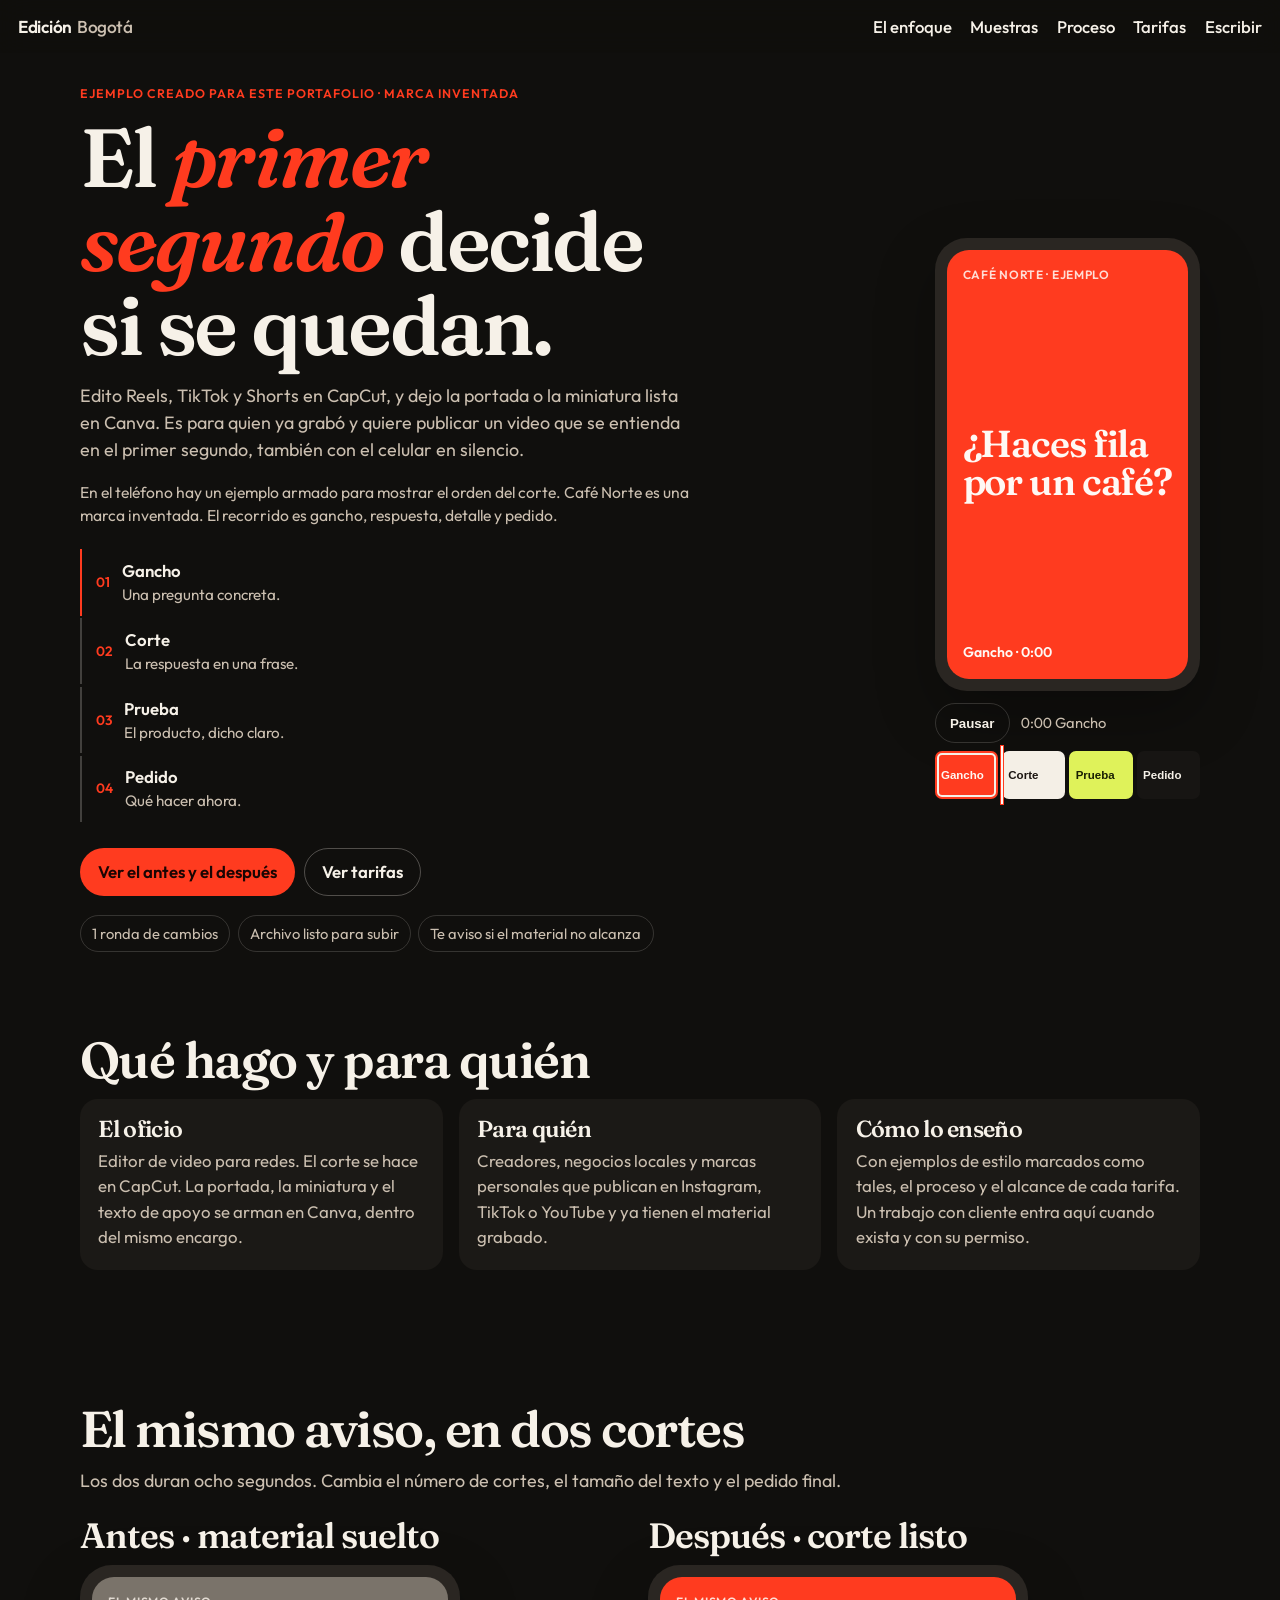
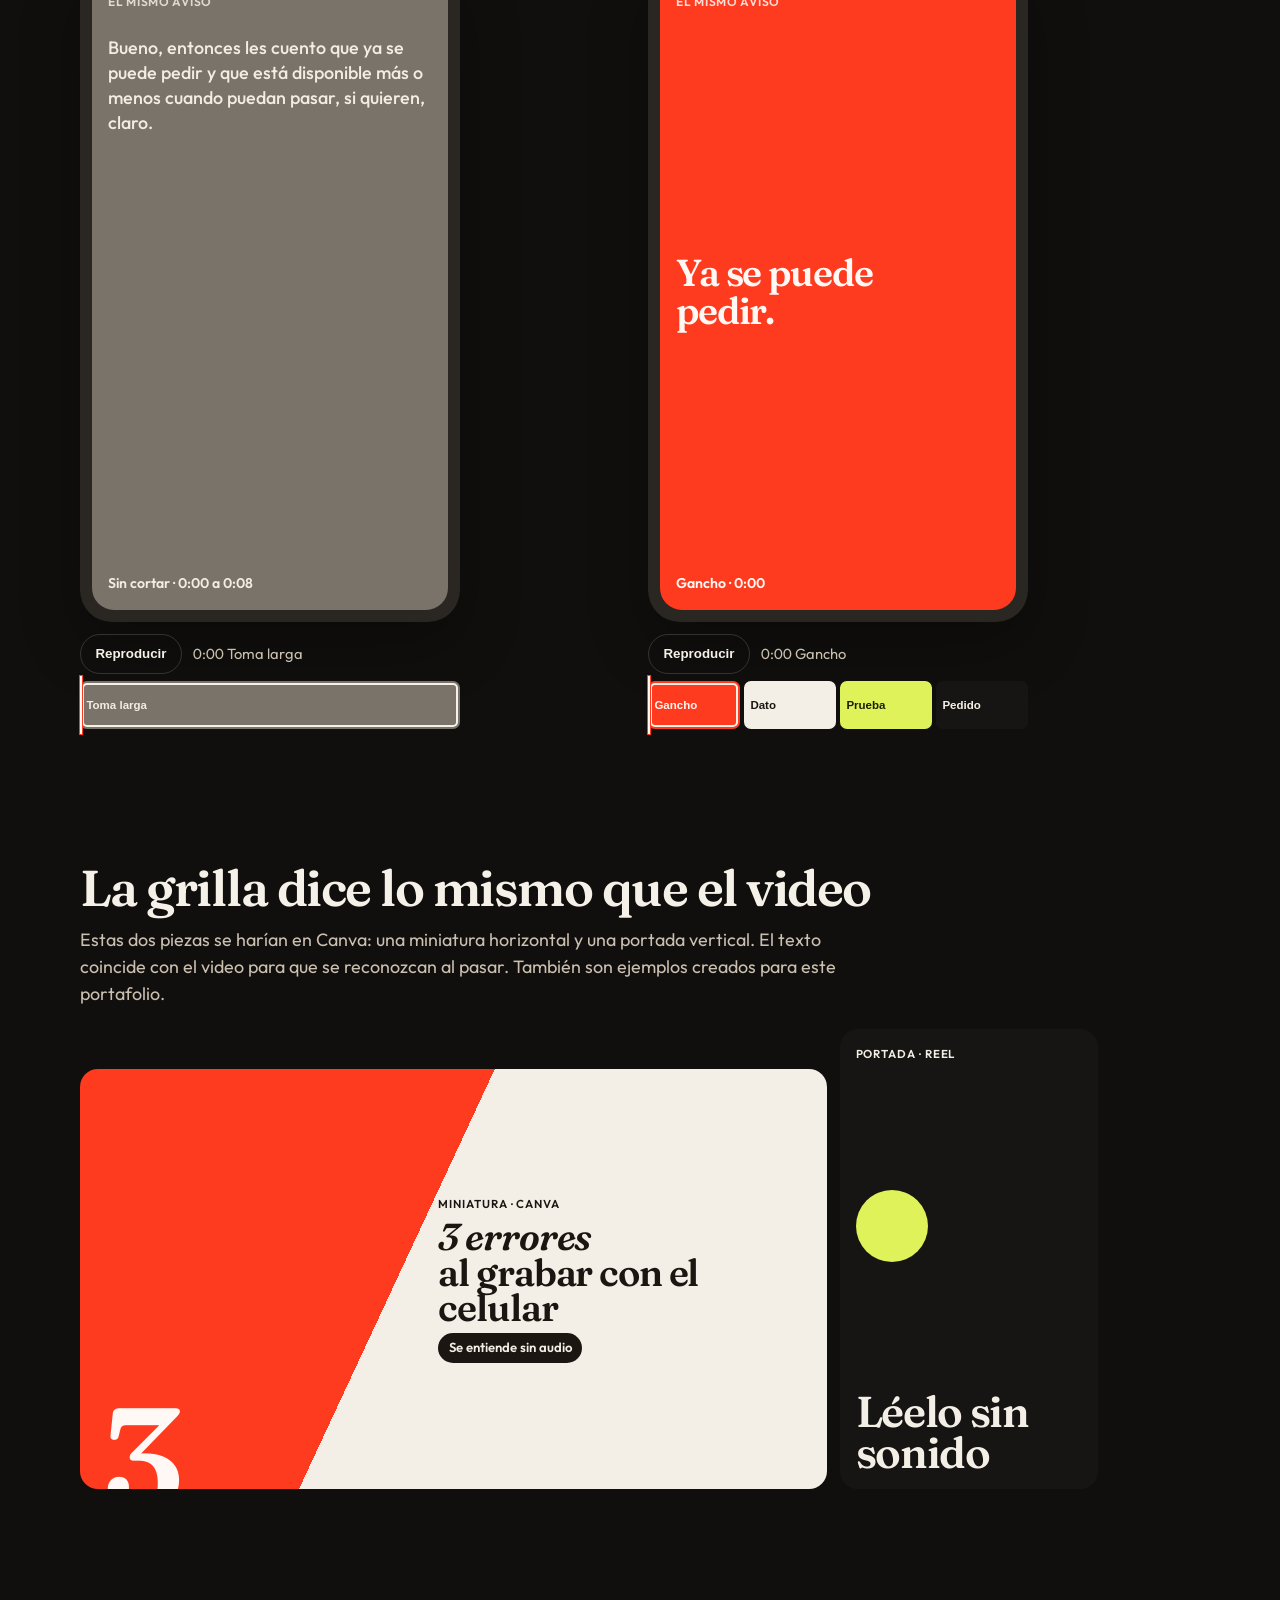
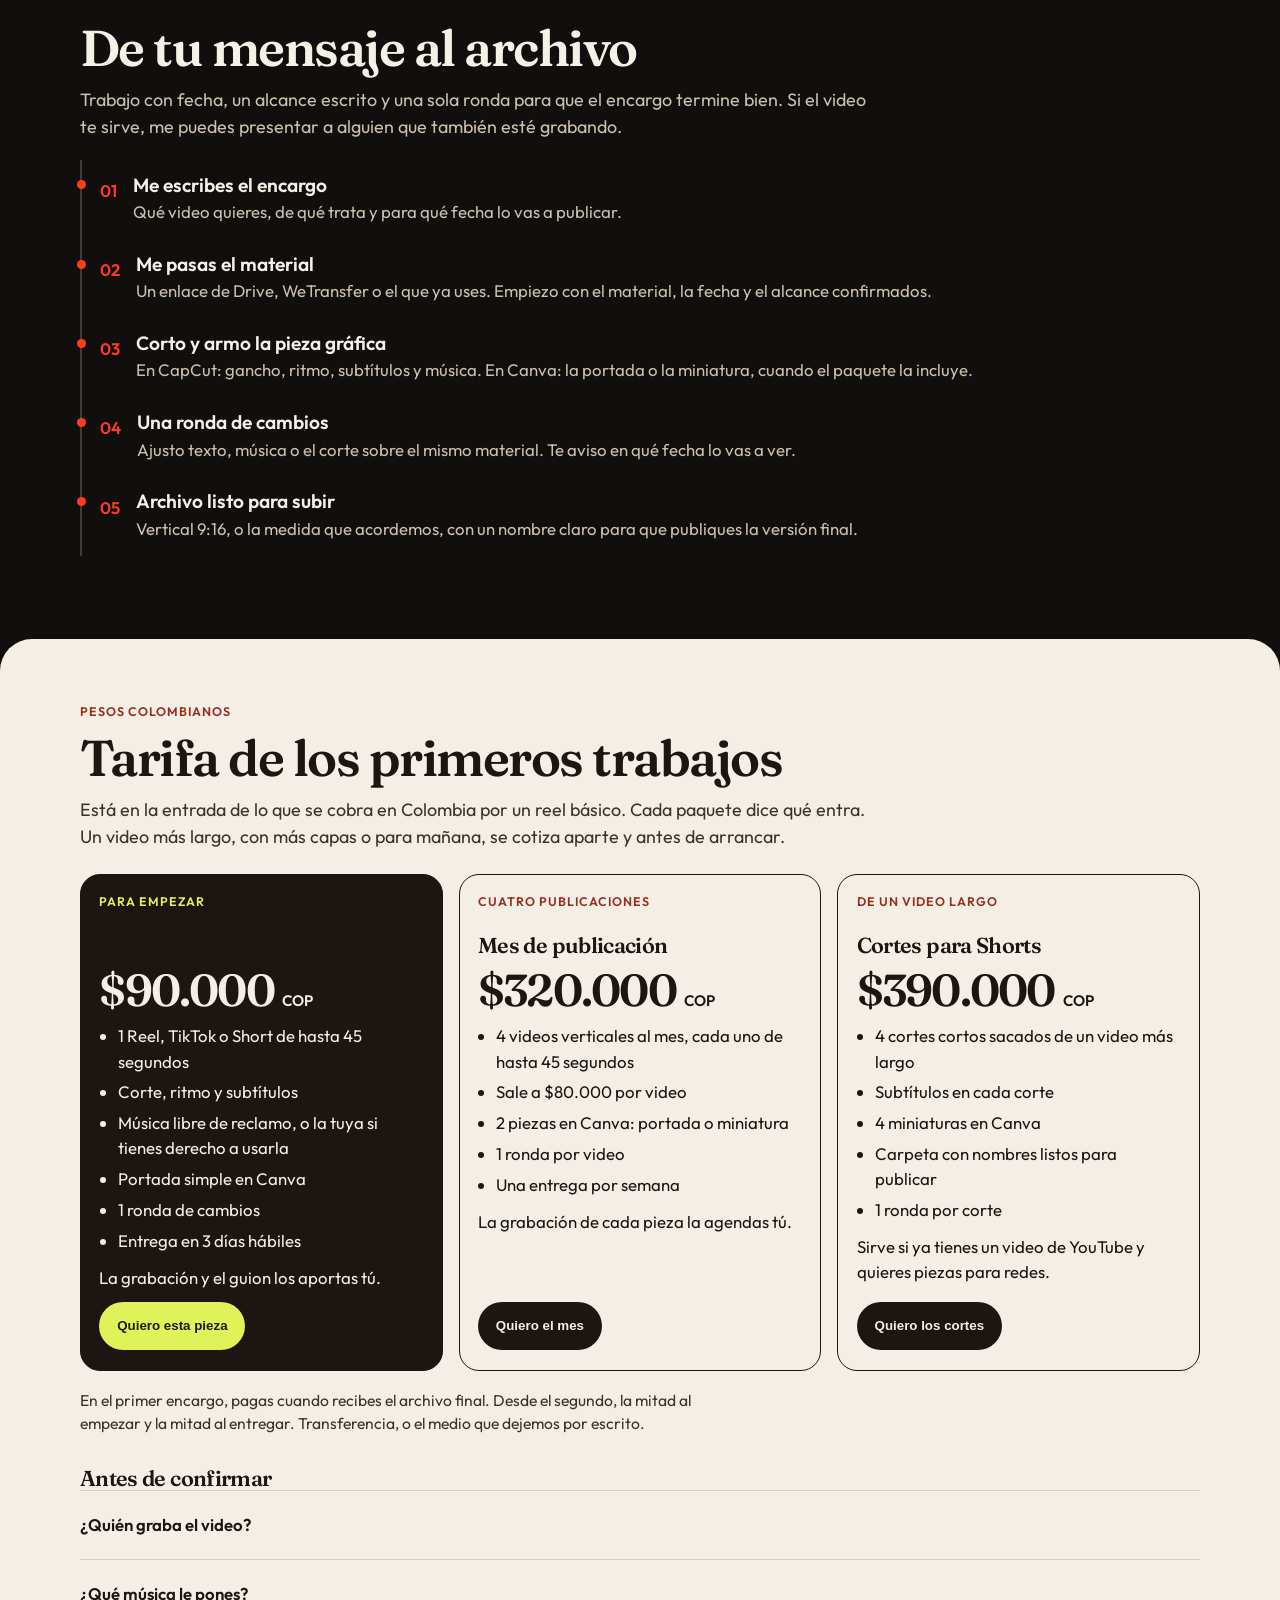
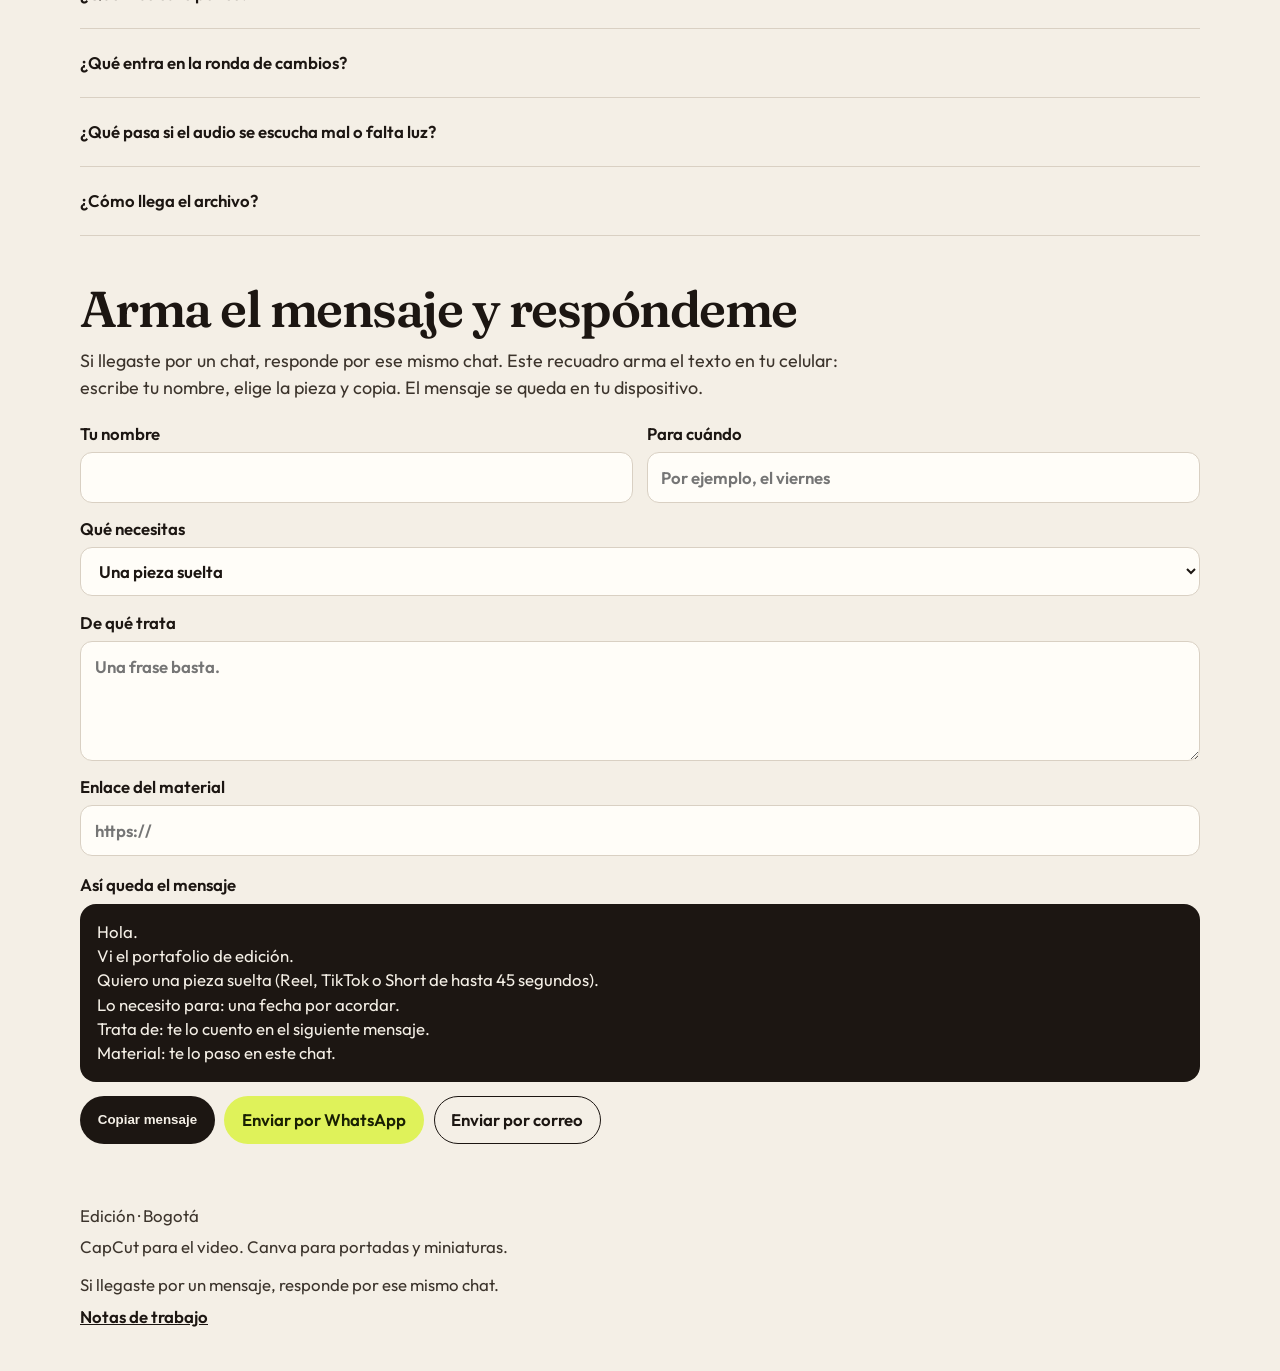
<file: sitio/index.html>
<!DOCTYPE html>
<html lang="es">
<head>
  <meta charset="utf-8">
  <meta name="viewport" content="width=device-width, initial-scale=1">
  <title>Edición de video para redes en Bogotá</title>
  <meta name="description" content="Edición de Reels, TikTok y Shorts en CapCut, con portadas en Canva. Ejemplos de estilo, proceso y tarifas de primeros trabajos en Bogotá.">
  <meta name="theme-color" content="#100f0d">
  <meta property="og:title" content="Edición de video para redes en Bogotá">
  <meta property="og:description" content="Reels, TikTok y Shorts con gancho, ritmo y texto que se lee en silencio. Portadas en Canva.">
  <meta property="og:image" content="og.png">
  <meta property="og:type" content="website">
  <meta name="twitter:card" content="summary_large_image">
  <link rel="icon" href="favicon.svg" type="image/svg+xml">
  <link rel="stylesheet" href="css/styles.css">
</head>
<body>
  <div class="progreso" aria-hidden="true"><span id="progreso"></span></div>
  <a class="skip" href="#contenido">Saltar al contenido</a>
  <header class="site-header">
    <a class="wordmark" href="index.html"><span data-nombre data-fallback="Edición">Edición</span><span class="where" data-ciudad>Bogotá</span></a>
    <nav class="nav" aria-label="Secciones">
      <button class="nav-toggle" type="button" aria-expanded="false" aria-controls="site-nav">Menú</button>
      <div id="site-nav" class="nav-links">
        <a href="#enfoque">El enfoque</a>
        <a href="#muestras">Muestras</a>
        <a href="#proceso">Proceso</a>
        <a href="#tarifas">Tarifas</a>
        <a href="#escribir">Escribir</a>
      </div>
    </nav>
  </header>

  <main id="contenido">
    <section class="hero wrap" aria-labelledby="titulo">
      <div class="hero-grid">
        <div class="hero-intro">
          <p class="kicker">Ejemplo creado para este portafolio · marca inventada</p>
          <h1 id="titulo">El <em>primer segundo</em> decide si se quedan.</h1>
        </div>
        <div class="hero-stage">
          <div class="bay" id="hero-player" role="group" aria-label="Muestra de estilo de Café Norte">
            <div class="phone">
              <div class="screen">
                <p class="shot-brand">Café Norte · ejemplo</p>
                <div class="shot-mid">
                  <p class="shot-lines"><span class="shot-line">¿Haces fila</span><span class="shot-line">por un café?</span></p>
                </div>
                <p class="shot-chip">Gancho · 0:00</p>
              </div>
            </div>
            <div class="nle">
              <div class="nle-top">
                <button class="play" type="button" aria-pressed="false">Reproducir</button>
                <span class="clock">0:00  Gancho</span>
              </div>
              <div class="track"></div>
            </div>
          </div>
        </div>
        <div class="hero-rest">
          <p class="lede">Edito Reels, TikTok y Shorts en CapCut, y dejo la portada o la miniatura lista en Canva. Es para quien ya grabó y quiere publicar un video que se entienda en el primer segundo, también con el celular en silencio.</p>
          <p class="note">En el teléfono hay un ejemplo armado para mostrar el orden del corte. Café Norte es una marca inventada. El recorrido es gancho, respuesta, detalle y pedido.</p>
          <div class="beats" role="group" aria-label="Partes del ejemplo">
            <button type="button" data-jump="0" aria-pressed="true"><span>01</span><strong>Gancho</strong><em>Una pregunta concreta.</em></button>
            <button type="button" data-jump="1" aria-pressed="false"><span>02</span><strong>Corte</strong><em>La respuesta en una frase.</em></button>
            <button type="button" data-jump="2" aria-pressed="false"><span>03</span><strong>Prueba</strong><em>El producto, dicho claro.</em></button>
            <button type="button" data-jump="3" aria-pressed="false"><span>04</span><strong>Pedido</strong><em>Qué hacer ahora.</em></button>
          </div>
          <div class="cta-row">
            <a class="btn btn-red" href="#muestras">Ver el antes y el después</a>
            <a class="btn btn-ghost" href="#tarifas">Ver tarifas</a>
          </div>
          <ul class="chips">
            <li>1 ronda de cambios</li>
            <li>Archivo listo para subir</li>
            <li>Te aviso si el material no alcanza</li>
          </ul>
        </div>
      </div>
    </section>

    <section class="wrap band" id="enfoque" aria-labelledby="enfoque-titulo">
      <h2 id="enfoque-titulo">Qué hago y para quién</h2>
      <div class="facts">
        <article class="fact">
          <h3>El oficio</h3>
          <p>Editor de video para redes. El corte se hace en CapCut. La portada, la miniatura y el texto de apoyo se arman en Canva, dentro del mismo encargo.</p>
        </article>
        <article class="fact">
          <h3>Para quién</h3>
          <p>Creadores, negocios locales y marcas personales que publican en Instagram, TikTok o YouTube y ya tienen el material grabado.</p>
        </article>
        <article class="fact">
          <h3>Cómo lo enseño</h3>
          <p>Con ejemplos de estilo marcados como tales, el proceso y el alcance de cada tarifa. Un trabajo con cliente entra aquí cuando exista y con su permiso.</p>
        </article>
      </div>
    </section>

    <section class="wrap band" id="trabajos" hidden>
      <h2>Trabajos</h2>
      <p class="lede">Piezas hechas con clientes y publicadas aquí con su permiso.</p>
      <div id="trabajos-lista" class="works"></div>
    </section>

    <section class="wrap band" id="muestras" aria-labelledby="muestras-titulo">
      <h2 id="muestras-titulo">El mismo aviso, en dos cortes</h2>
      <p class="lede">Los dos duran ocho segundos. Cambia el número de cortes, el tamaño del texto y el pedido final.</p>
      <div class="compare">
        <div>
          <h3>Antes · material suelto</h3>
          <div class="bay" id="antes-player" role="group" aria-label="Versión sin cortar">
            <div class="phone">
              <div class="screen is-raw" style="background:#7a736a;color:#f3ece3">
                <p class="shot-brand">El mismo aviso</p>
                <div class="shot-mid">
                  <p class="shot-lines"><span class="shot-line">Bueno, entonces les cuento que ya se puede pedir y que está disponible más o menos cuando puedan pasar, si quieren, claro.</span></p>
                </div>
                <p class="shot-chip">Sin cortar · 0:00 a 0:08</p>
              </div>
            </div>
            <div class="nle">
              <div class="nle-top">
                <button class="play" type="button" aria-pressed="false">Reproducir</button>
                <span class="clock">0:00  Toma larga</span>
              </div>
              <div class="track"></div>
            </div>
          </div>
        </div>
        <div>
          <h3>Después · corte listo</h3>
          <div class="bay" id="despues-player" role="group" aria-label="Versión cortada">
            <div class="phone">
              <div class="screen" style="background:#ff3b1f;color:#fff8f4">
                <p class="shot-brand">El mismo aviso</p>
                <div class="shot-mid">
                  <p class="shot-lines"><span class="shot-line">Ya se puede</span><span class="shot-line">pedir.</span></p>
                </div>
                <p class="shot-chip">Gancho · 0:00</p>
              </div>
            </div>
            <div class="nle">
              <div class="nle-top">
                <button class="play" type="button" aria-pressed="false">Reproducir</button>
                <span class="clock">0:00  Gancho</span>
              </div>
              <div class="track"></div>
            </div>
          </div>
        </div>
      </div>
    </section>

    <section class="wrap band" id="canva" aria-labelledby="canva-titulo">
      <h2 id="canva-titulo">La grilla dice lo mismo que el video</h2>
      <p class="lede">Estas dos piezas se harían en Canva: una miniatura horizontal y una portada vertical. El texto coincide con el video para que se reconozcan al pasar. También son ejemplos creados para este portafolio.</p>
      <div class="boards">
        <div class="thumb" role="img" aria-label="Ejemplo de miniatura: 3 errores al grabar con el celular">
          <span class="thumb-tag">Miniatura · Canva</span>
          <p class="thumb-title"><span>3 errores</span> al grabar con el celular</p>
          <span class="thumb-pill">Se entiende sin audio</span>
        </div>
        <div class="cover" role="img" aria-label="Ejemplo de portada vertical: Léelo sin sonido">
          <span class="thumb-tag">Portada · Reel</span>
          <span class="cover-mark" aria-hidden="true"></span>
          <p class="cover-title">Léelo sin sonido</p>
        </div>
      </div>
    </section>

    <section class="wrap band" id="proceso" aria-labelledby="proceso-titulo">
      <h2 id="proceso-titulo">De tu mensaje al archivo</h2>
      <p class="lede">Trabajo con fecha, un alcance escrito y una sola ronda para que el encargo termine bien. Si el video te sirve, me puedes presentar a alguien que también esté grabando.</p>
      <ol class="steps">
        <li>
          <span>01</span>
          <div>
            <h3>Me escribes el encargo</h3>
            <p>Qué video quieres, de qué trata y para qué fecha lo vas a publicar.</p>
          </div>
        </li>
        <li>
          <span>02</span>
          <div>
            <h3>Me pasas el material</h3>
            <p>Un enlace de Drive, WeTransfer o el que ya uses. Empiezo con el material, la fecha y el alcance confirmados.</p>
          </div>
        </li>
        <li>
          <span>03</span>
          <div>
            <h3>Corto y armo la pieza gráfica</h3>
            <p>En CapCut: gancho, ritmo, subtítulos y música. En Canva: la portada o la miniatura, cuando el paquete la incluye.</p>
          </div>
        </li>
        <li>
          <span>04</span>
          <div>
            <h3>Una ronda de cambios</h3>
            <p>Ajusto texto, música o el corte sobre el mismo material. Te aviso en qué fecha lo vas a ver.</p>
          </div>
        </li>
        <li>
          <span>05</span>
          <div>
            <h3>Archivo listo para subir</h3>
            <p>Vertical 9:16, o la medida que acordemos, con un nombre claro para que publiques la versión final.</p>
          </div>
        </li>
      </ol>
    </section>
  </main>

  <div class="sheet">
    <section class="wrap" id="tarifas" aria-labelledby="tarifas-titulo">
      <p class="kicker">Pesos colombianos</p>
      <h2 id="tarifas-titulo">Tarifa de los primeros trabajos</h2>
      <p class="lede">Está en la entrada de lo que se cobra en Colombia por un reel básico. Cada paquete dice qué entra. Un video más largo, con más capas o para mañana, se cotiza aparte y antes de arrancar.</p>
      <div class="packages" style="margin-top:1.4rem">
        <article class="package is-start">
          <p class="kicker">Para empezar</p>
          <h3>Pieza suelta</h3>
          <p class="price">$90.000 <small>COP</small></p>
          <ul>
            <li>1 Reel, TikTok o Short de hasta 45 segundos</li>
            <li>Corte, ritmo y subtítulos</li>
            <li>Música libre de reclamo, o la tuya si tienes derecho a usarla</li>
            <li>Portada simple en Canva</li>
            <li>1 ronda de cambios</li>
            <li>Entrega en 3 días hábiles</li>
          </ul>
          <p>La grabación y el guion los aportas tú.</p>
          <button class="btn btn-lime" type="button" data-pieza="una pieza suelta (Reel, TikTok o Short de hasta 45 segundos)">Quiero esta pieza</button>
        </article>
        <article class="package">
          <p class="kicker">Cuatro publicaciones</p>
          <h3>Mes de publicación</h3>
          <p class="price">$320.000 <small>COP</small></p>
          <ul>
            <li>4 videos verticales al mes, cada uno de hasta 45 segundos</li>
            <li>Sale a $80.000 por video</li>
            <li>2 piezas en Canva: portada o miniatura</li>
            <li>1 ronda por video</li>
            <li>Una entrega por semana</li>
          </ul>
          <p>La grabación de cada pieza la agendas tú.</p>
          <button class="btn btn-ink" type="button" data-pieza="el mes de publicación (4 videos verticales)">Quiero el mes</button>
        </article>
        <article class="package">
          <p class="kicker">De un video largo</p>
          <h3>Cortes para Shorts</h3>
          <p class="price">$390.000 <small>COP</small></p>
          <ul>
            <li>4 cortes cortos sacados de un video más largo</li>
            <li>Subtítulos en cada corte</li>
            <li>4 miniaturas en Canva</li>
            <li>Carpeta con nombres listos para publicar</li>
            <li>1 ronda por corte</li>
          </ul>
          <p>Sirve si ya tienes un video de YouTube y quieres piezas para redes.</p>
          <button class="btn btn-ink" type="button" data-pieza="los cortes de un video largo (4 piezas cortas y 4 miniaturas)">Quiero los cortes</button>
        </article>
      </div>
      <p class="note fine">En el primer encargo, pagas cuando recibes el archivo final. Desde el segundo, la mitad al empezar y la mitad al entregar. Transferencia, o el medio que dejemos por escrito.</p>

      <div class="faq">
        <h3>Antes de confirmar</h3>
        <details>
          <summary>¿Quién graba el video?</summary>
          <p>Tú, o alguien de tu equipo. Yo recibo el material y lo corto.</p>
        </details>
        <details>
          <summary>¿Qué música le pones?</summary>
          <p>Una pista libre de reclamo, o la que tú me indiques si tienes derecho a usarla.</p>
        </details>
        <details>
          <summary>¿Qué entra en la ronda de cambios?</summary>
          <p>Ajustes de texto, de música o del corte sobre el mismo material. Un video nuevo, otra duración u otra pieza se cotizan aparte.</p>
        </details>
        <details>
          <summary>¿Qué pasa si el audio se escucha mal o falta luz?</summary>
          <p>Te lo digo antes de editar. Si con ese material el video no va a quedar bien, te lo advierto a tiempo.</p>
        </details>
        <details>
          <summary>¿Cómo llega el archivo?</summary>
          <p>En vertical 9:16 para Reels, TikTok y Shorts, o en la medida que acordemos. Va con un nombre claro para que subas la versión final.</p>
        </details>
      </div>
    </section>

    <section class="wrap" id="escribir" aria-labelledby="escribir-titulo">
      <h2 id="escribir-titulo">Arma el mensaje y respóndeme</h2>
      <p class="lede">Si llegaste por un chat, responde por ese mismo chat. Este recuadro arma el texto en tu celular: escribe tu nombre, elige la pieza y copia. El mensaje se queda en tu dispositivo.</p>
      <form class="composer" id="brief">
        <div class="form-grid">
          <label>Tu nombre
            <input name="nombre" autocomplete="name" maxlength="80" required>
          </label>
          <label>Para cuándo
            <input name="fecha" maxlength="80" placeholder="Por ejemplo, el viernes">
          </label>
          <label class="full">Qué necesitas
            <select name="pieza" id="pieza">
              <option value="una pieza suelta (Reel, TikTok o Short de hasta 45 segundos)">Una pieza suelta</option>
              <option value="el mes de publicación (4 videos verticales)">El mes de publicación</option>
              <option value="los cortes de un video largo (4 piezas cortas y 4 miniaturas)">Cortes de un video largo</option>
              <option value="una recomendación, porque todavía estoy mirando los paquetes">Todavía estoy mirando</option>
            </select>
          </label>
          <label class="full">De qué trata
            <textarea name="tema" maxlength="400" placeholder="Una frase basta."></textarea>
          </label>
          <label class="full">Enlace del material
            <input name="link" type="url" inputmode="url" placeholder="https://">
          </label>
        </div>
        <p id="preview-label" style="margin:1rem 0 .4rem;font-weight:600">Así queda el mensaje</p>
        <div class="preview" id="preview" tabindex="0" aria-labelledby="preview-label"></div>
        <div class="actions">
          <button class="btn btn-ink" type="button" id="copiar">Copiar mensaje</button>
          <a class="btn btn-lime" id="wa-link" hidden target="_blank" rel="noopener noreferrer">Enviar por WhatsApp</a>
          <a class="btn btn-line" id="mail-link" hidden>Enviar por correo</a>
        </div>
        <p id="copy-status" role="status"></p>
      </form>
      <noscript>
        <p class="note">Para pedir el video, escribe tu nombre, la pieza, la fecha y el enlace del material en el chat donde recibiste esta página.</p>
      </noscript>
    </section>

    <footer class="wrap site-footer">
      <p><span data-nombre data-fallback="Edición">Edición</span> · <span data-ciudad>Bogotá</span></p>
      <p>CapCut para el video. Canva para portadas y miniaturas.</p>
      <p class="footer-links" data-channels hidden>
        <a data-wa-footer hidden>WhatsApp</a>
        <a data-mail-footer hidden>Correo</a>
        <a data-ig-footer hidden>Instagram</a>
      </p>
      <p data-sin-canal>Si llegaste por un mensaje, responde por ese mismo chat.</p>
      <p><a href="kit.html">Notas de trabajo</a></p>
    </footer>
  </div>

  <script src="js/perfil.js"></script>
  <script src="js/nav.js"></script>
  <script src="js/app.js"></script>
</body>
</html>
</file>
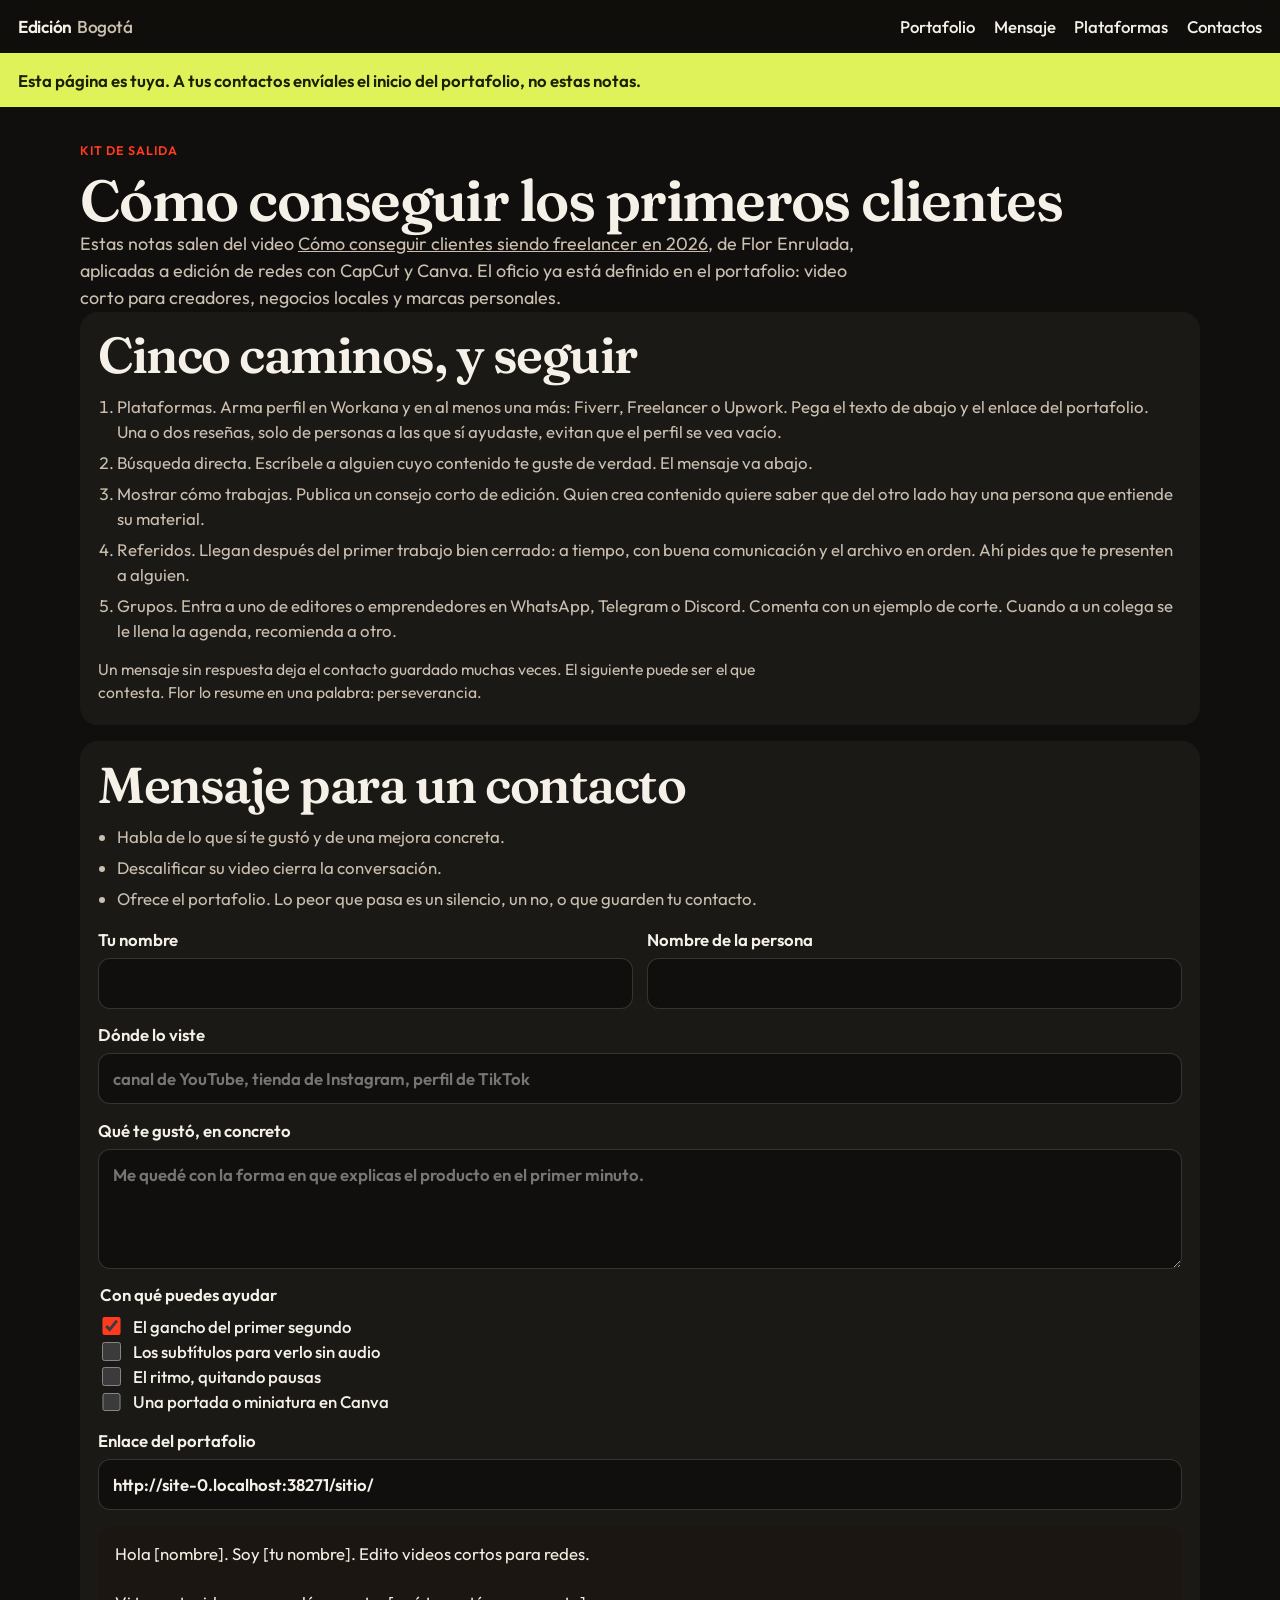
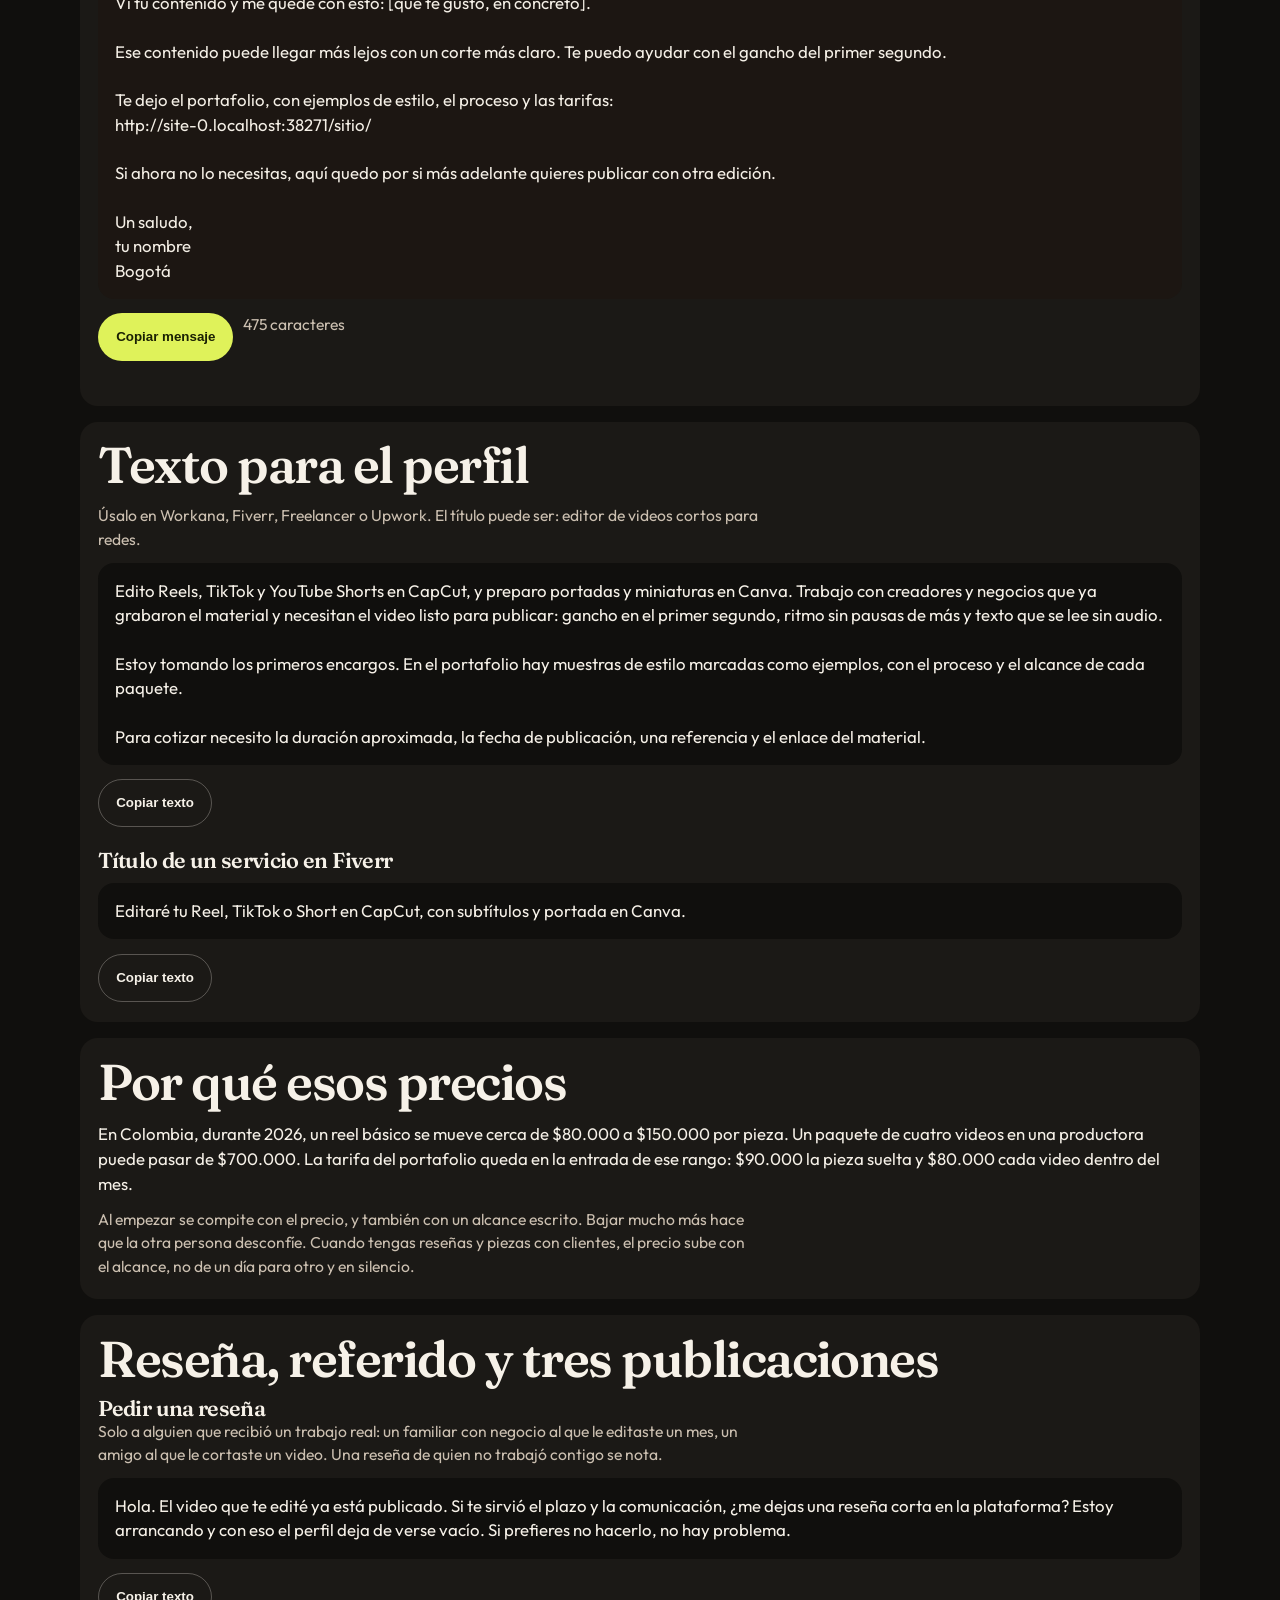
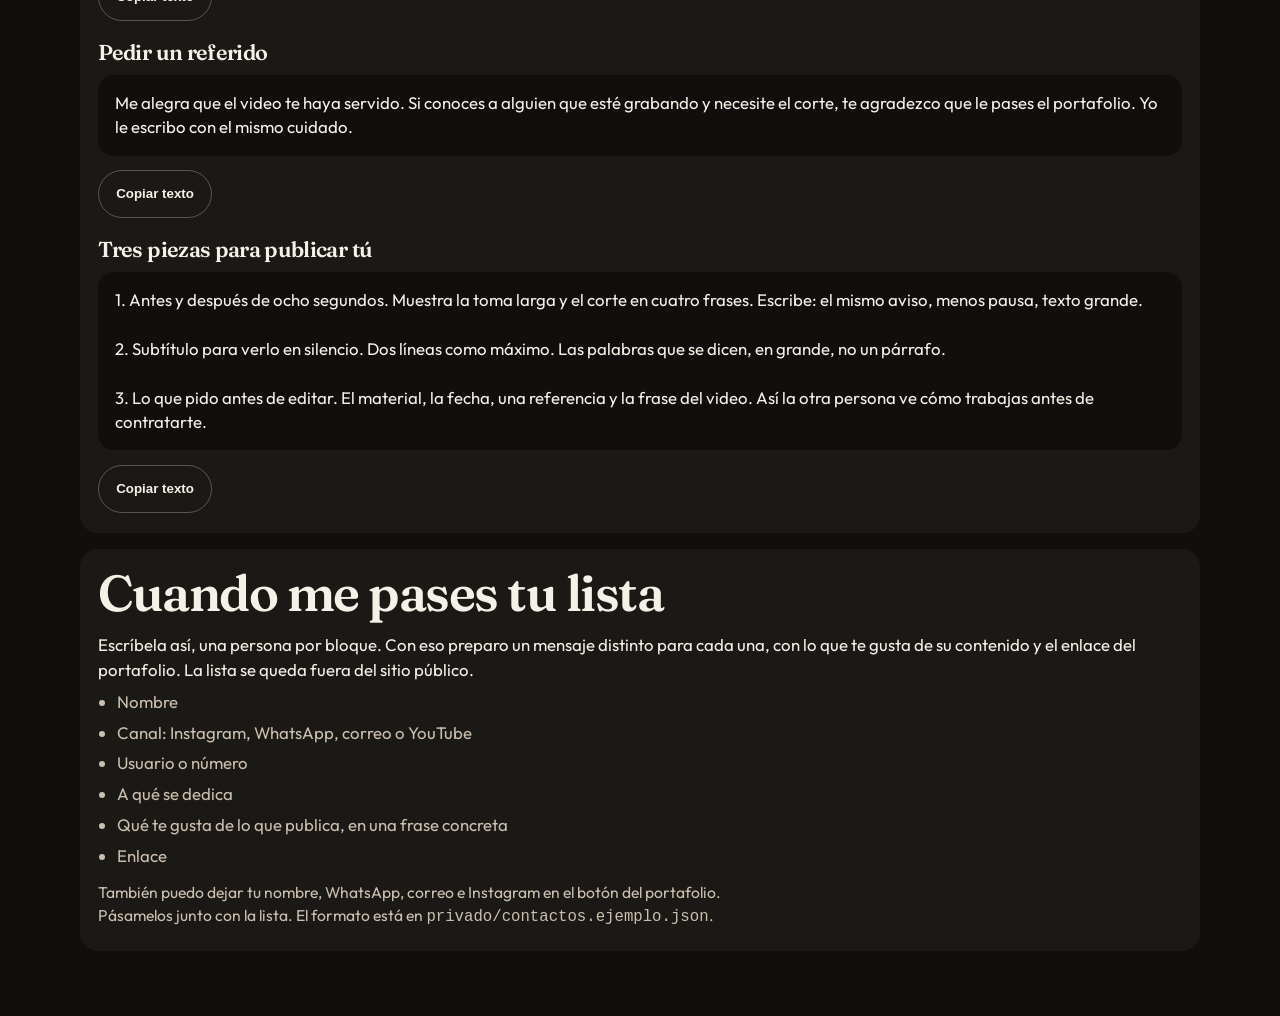
<file: sitio/kit.html>
<!DOCTYPE html>
<html lang="es">
<head>
  <meta charset="utf-8">
  <meta name="viewport" content="width=device-width, initial-scale=1">
  <title>Notas para conseguir los primeros clientes</title>
  <meta name="robots" content="noindex">
  <meta name="theme-color" content="#100f0d">
  <link rel="icon" href="favicon.svg" type="image/svg+xml">
  <link rel="stylesheet" href="css/styles.css">
</head>
<body class="page-kit">
  <div class="progreso" aria-hidden="true"><span id="progreso"></span></div>
  <a class="skip" href="#contenido">Saltar al contenido</a>
  <header class="site-header">
    <a class="wordmark" href="index.html"><span data-nombre data-fallback="Edición">Edición</span><span class="where" data-ciudad>Bogotá</span></a>
    <nav class="nav" aria-label="Secciones">
      <button class="nav-toggle" type="button" aria-expanded="false" aria-controls="site-nav">Menú</button>
      <div id="site-nav" class="nav-links">
        <a href="index.html">Portafolio</a>
        <a href="#mensaje-listo">Mensaje</a>
        <a href="#plataformas">Plataformas</a>
        <a href="#contactos">Contactos</a>
      </div>
    </nav>
  </header>
  <div class="banner">Esta página es tuya. A tus contactos envíales el inicio del portafolio, no estas notas.</div>

  <main id="contenido" class="wrap band">
    <p class="kicker">Kit de salida</p>
    <h1>Cómo conseguir los primeros clientes</h1>
    <p class="lede">Estas notas salen del video <a href="https://www.youtube.com/watch?v=Go3ry-5xBZc">Cómo conseguir clientes siendo freelancer en 2026</a>, de Flor Enrulada, aplicadas a edición de redes con CapCut y Canva. El oficio ya está definido en el portafolio: video corto para creadores, negocios locales y marcas personales.</p>

    <section class="panel" aria-labelledby="caminos">
      <h2 id="caminos">Cinco caminos, y seguir</h2>
      <ol class="rules">
        <li>Plataformas. Arma perfil en Workana y en al menos una más: Fiverr, Freelancer o Upwork. Pega el texto de abajo y el enlace del portafolio. Una o dos reseñas, solo de personas a las que sí ayudaste, evitan que el perfil se vea vacío.</li>
        <li>Búsqueda directa. Escríbele a alguien cuyo contenido te guste de verdad. El mensaje va abajo.</li>
        <li>Mostrar cómo trabajas. Publica un consejo corto de edición. Quien crea contenido quiere saber que del otro lado hay una persona que entiende su material.</li>
        <li>Referidos. Llegan después del primer trabajo bien cerrado: a tiempo, con buena comunicación y el archivo en orden. Ahí pides que te presenten a alguien.</li>
        <li>Grupos. Entra a uno de editores o emprendedores en WhatsApp, Telegram o Discord. Comenta con un ejemplo de corte. Cuando a un colega se le llena la agenda, recomienda a otro.</li>
      </ol>
      <p class="note" style="margin-top:0.9rem">Un mensaje sin respuesta deja el contacto guardado muchas veces. El siguiente puede ser el que contesta. Flor lo resume en una palabra: perseverancia.</p>
    </section>

    <section class="panel" id="mensaje-listo" aria-labelledby="mensaje-titulo">
      <h2 id="mensaje-titulo">Mensaje para un contacto</h2>
      <ul class="rules">
        <li>Habla de lo que sí te gustó y de una mejora concreta.</li>
        <li>Descalificar su video cierra la conversación.</li>
        <li>Ofrece el portafolio. Lo peor que pasa es un silencio, un no, o que guarden tu contacto.</li>
      </ul>
      <form id="generador" style="margin-top:1rem">
        <div class="form-grid">
          <label>Tu nombre
            <input name="nombre" maxlength="80" autocomplete="name">
          </label>
          <label>Nombre de la persona
            <input name="persona" maxlength="80" autocomplete="off">
          </label>
          <label class="full">Dónde lo viste
            <input name="donde" maxlength="80" placeholder="canal de YouTube, tienda de Instagram, perfil de TikTok">
          </label>
          <label class="full">Qué te gustó, en concreto
            <textarea name="gusto" maxlength="320" placeholder="Me quedé con la forma en que explicas el producto en el primer minuto."></textarea>
          </label>
          <fieldset class="full" style="border:0;padding:0;margin:0">
            <legend style="font-weight:600;margin-bottom:.4rem">Con qué puedes ayudar</legend>
            <label class="check"><input type="checkbox" name="oferta" value="el gancho del primer segundo" checked> El gancho del primer segundo</label>
            <label class="check"><input type="checkbox" name="oferta" value="los subtítulos para verlo sin audio"> Los subtítulos para verlo sin audio</label>
            <label class="check"><input type="checkbox" name="oferta" value="el ritmo, quitando pausas"> El ritmo, quitando pausas</label>
            <label class="check"><input type="checkbox" name="oferta" value="una portada o miniatura en Canva"> Una portada o miniatura en Canva</label>
          </fieldset>
          <label class="full">Enlace del portafolio
            <input name="enlace" type="url" inputmode="url" placeholder="https://">
          </label>
        </div>
        <p class="inline-note" id="aviso-enlace" hidden>Pega el enlace público antes de enviar. Esta vista todavía no tiene uno listo para compartir.</p>
        <p id="mensaje" class="message-out" style="margin-top:1rem" tabindex="0"></p>
        <div class="actions">
          <button class="btn btn-lime" type="button" id="copiar-mensaje">Copiar mensaje</button>
          <span id="mensaje-cuenta" class="note"></span>
        </div>
        <p id="mensaje-estado" role="status"></p>
      </form>
    </section>

    <section class="panel" id="plataformas" aria-labelledby="plataformas-titulo">
      <h2 id="plataformas-titulo">Texto para el perfil</h2>
      <p class="note">Úsalo en Workana, Fiverr, Freelancer o Upwork. El título puede ser: editor de videos cortos para redes.</p>
      <div class="copy-block" id="bio-perfil">Edito Reels, TikTok y YouTube Shorts en CapCut, y preparo portadas y miniaturas en Canva. Trabajo con creadores y negocios que ya grabaron el material y necesitan el video listo para publicar: gancho en el primer segundo, ritmo sin pausas de más y texto que se lee sin audio.

Estoy tomando los primeros encargos. En el portafolio hay muestras de estilo marcadas como ejemplos, con el proceso y el alcance de cada paquete.

Para cotizar necesito la duración aproximada, la fecha de publicación, una referencia y el enlace del material.</div>
      <div class="actions">
        <button class="btn btn-ghost" type="button" data-copy="#bio-perfil">Copiar texto</button>
      </div>
      <h3 style="margin-top:1.4rem">Título de un servicio en Fiverr</h3>
      <div class="copy-block" id="bio-fiverr">Editaré tu Reel, TikTok o Short en CapCut, con subtítulos y portada en Canva.</div>
      <div class="actions">
        <button class="btn btn-ghost" type="button" data-copy="#bio-fiverr">Copiar texto</button>
      </div>
    </section>

    <section class="panel" aria-labelledby="precio-titulo">
      <h2 id="precio-titulo">Por qué esos precios</h2>
      <p>En Colombia, durante 2026, un reel básico se mueve cerca de $80.000 a $150.000 por pieza. Un paquete de cuatro videos en una productora puede pasar de $700.000. La tarifa del portafolio queda en la entrada de ese rango: $90.000 la pieza suelta y $80.000 cada video dentro del mes.</p>
      <p class="note" style="margin-top:.7rem">Al empezar se compite con el precio, y también con un alcance escrito. Bajar mucho más hace que la otra persona desconfíe. Cuando tengas reseñas y piezas con clientes, el precio sube con el alcance, no de un día para otro y en silencio.</p>
    </section>

    <section class="panel" aria-labelledby="resenas-titulo">
      <h2 id="resenas-titulo">Reseña, referido y tres publicaciones</h2>
      <h3>Pedir una reseña</h3>
      <p class="note">Solo a alguien que recibió un trabajo real: un familiar con negocio al que le editaste un mes, un amigo al que le cortaste un video. Una reseña de quien no trabajó contigo se nota.</p>
      <div class="copy-block" id="texto-resena">Hola. El video que te edité ya está publicado. Si te sirvió el plazo y la comunicación, ¿me dejas una reseña corta en la plataforma? Estoy arrancando y con eso el perfil deja de verse vacío. Si prefieres no hacerlo, no hay problema.</div>
      <div class="actions"><button class="btn btn-ghost" type="button" data-copy="#texto-resena">Copiar texto</button></div>

      <h3 style="margin-top:1.3rem">Pedir un referido</h3>
      <div class="copy-block" id="texto-referido">Me alegra que el video te haya servido. Si conoces a alguien que esté grabando y necesite el corte, te agradezco que le pases el portafolio. Yo le escribo con el mismo cuidado.</div>
      <div class="actions"><button class="btn btn-ghost" type="button" data-copy="#texto-referido">Copiar texto</button></div>

      <h3 style="margin-top:1.3rem">Tres piezas para publicar tú</h3>
      <div class="copy-block" id="texto-posts">1. Antes y después de ocho segundos. Muestra la toma larga y el corte en cuatro frases. Escribe: el mismo aviso, menos pausa, texto grande.

2. Subtítulo para verlo en silencio. Dos líneas como máximo. Las palabras que se dicen, en grande, no un párrafo.

3. Lo que pido antes de editar. El material, la fecha, una referencia y la frase del video. Así la otra persona ve cómo trabajas antes de contratarte.</div>
      <div class="actions"><button class="btn btn-ghost" type="button" data-copy="#texto-posts">Copiar texto</button></div>
    </section>

    <section class="panel" id="contactos" aria-labelledby="contactos-titulo">
      <h2 id="contactos-titulo">Cuando me pases tu lista</h2>
      <p>Escríbela así, una persona por bloque. Con eso preparo un mensaje distinto para cada una, con lo que te gusta de su contenido y el enlace del portafolio. La lista se queda fuera del sitio público.</p>
      <ul class="rules">
        <li>Nombre</li>
        <li>Canal: Instagram, WhatsApp, correo o YouTube</li>
        <li>Usuario o número</li>
        <li>A qué se dedica</li>
        <li>Qué te gusta de lo que publica, en una frase concreta</li>
        <li>Enlace</li>
      </ul>
      <p class="note" style="margin-top:.8rem">También puedo dejar tu nombre, WhatsApp, correo e Instagram en el botón del portafolio. Pásamelos junto con la lista. El formato está en <code>privado/contactos.ejemplo.json</code>.</p>
    </section>
  </main>

  <script src="js/perfil.js"></script>
  <script src="js/nav.js"></script>
  <script src="js/kit.js"></script>
</body>
</html>
</file>
<file: sitio/css/styles.css>
@font-face {
  font-family: Fraunces;
  font-style: normal;
  font-weight: 600;
  font-display: swap;
  src: url("../assets/fonts/fraunces-600.woff2") format("woff2");
}
@font-face {
  font-family: Fraunces;
  font-style: normal;
  font-weight: 700;
  font-display: swap;
  src: url("../assets/fonts/fraunces-700.woff2") format("woff2");
}
@font-face {
  font-family: Fraunces;
  font-style: italic;
  font-weight: 600;
  font-display: swap;
  src: url("../assets/fonts/fraunces-600i.woff2") format("woff2");
}
@font-face {
  font-family: Outfit;
  font-style: normal;
  font-weight: 400;
  font-display: swap;
  src: url("../assets/fonts/outfit-400.woff2") format("woff2");
}
@font-face {
  font-family: Outfit;
  font-style: normal;
  font-weight: 500;
  font-display: swap;
  src: url("../assets/fonts/outfit-500.woff2") format("woff2");
}
@font-face {
  font-family: Outfit;
  font-style: normal;
  font-weight: 600;
  font-display: swap;
  src: url("../assets/fonts/outfit-600.woff2") format("woff2");
}

:root {
  --bg: #100f0d;
  --raise: #1b1916;
  --paper: #f4efe6;
  --ink: #1c1612;
  --text: #f6f1e8;
  --muted: #cbbfb0;
  --line: rgba(246, 241, 232, 0.16);
  --red: #ff3b1f;
  --lime: #dff25a;
  --serif: Fraunces, "Liberation Serif", Georgia, serif;
  --sans: Outfit, Inter, "Liberation Sans", system-ui, sans-serif;
  color-scheme: dark;
}

*,
*::before,
*::after { box-sizing: border-box; }

html { scroll-behavior: smooth; }

section[id] { scroll-margin-top: 4.75rem; }

body {
  margin: 0;
  background: var(--bg);
  color: var(--text);
  font-family: var(--sans);
  font-size: 1.05rem;
  line-height: 1.5;
  overflow-x: clip;
}

img, svg, video, iframe { max-width: 100%; }

h1, h2, h3 {
  font-family: var(--serif);
  font-weight: 600;
  letter-spacing: -0.03em;
  line-height: 1.02;
}

h1 {
  margin: 0;
  font-size: clamp(2.7rem, 6.5vw, 5.15rem);
}

h1 em {
  font-style: italic;
  font-weight: 600;
  color: var(--red);
}

h2 {
  margin: 0 0 0.8rem;
  font-size: clamp(2rem, 4vw, 3.15rem);
}

h3 { margin: 0; font-size: 1.35rem; }

p { margin: 0; }

a { color: inherit; }

::selection { background: var(--red); color: #1a0503; }

:focus-visible {
  outline: 2px solid var(--red);
  outline-offset: 3px;
}

.skip {
  position: absolute;
  left: 1rem;
  top: -4rem;
  z-index: 50;
  background: var(--lime);
  color: #1a2003;
  padding: 0.6rem 0.9rem;
  border-radius: 999px;
  font-weight: 600;
  text-decoration: none;
}

.skip:focus { top: 0.7rem; }

.progreso {
  position: fixed;
  inset: 0 0 auto 0;
  height: 3px;
  z-index: 40;
  pointer-events: none;
}

#progreso {
  display: block;
  height: 100%;
  width: 100%;
  background: var(--red);
  transform: scaleX(0);
  transform-origin: 0 50%;
}

.wrap {
  width: min(1120px, calc(100% - 2rem));
  margin-inline: auto;
}

.site-header {
  position: sticky;
  top: 0;
  z-index: 20;
  display: flex;
  align-items: center;
  justify-content: space-between;
  gap: 1rem;
  padding: 0.85rem 1.15rem;
  background: rgba(16, 15, 13, 0.92);
  backdrop-filter: blur(14px);
}

.wordmark {
  text-decoration: none;
  font-weight: 600;
  letter-spacing: -0.03em;
  font-size: 1.08rem;
}

.wordmark .where {
  color: var(--muted);
  font-weight: 500;
  margin-left: 0.35rem;
}

.nav-toggle {
  display: none;
  background: transparent;
  color: var(--text);
  border: 1px solid var(--line);
  border-radius: 999px;
  min-height: 44px;
  padding: 0 0.95rem;
  cursor: pointer;
  font-weight: 600;
}

.nav-links { display: flex; gap: 1.15rem; align-items: center; }

.nav-links a {
  color: var(--text);
  text-decoration: none;
  font-weight: 500;
}

.nav-links a:hover { color: var(--lime); }

.kicker {
  margin: 0 0 0.7rem;
  color: var(--red);
  font-size: 0.78rem;
  font-weight: 600;
  letter-spacing: 0.08em;
  text-transform: uppercase;
}

.lede, .note { max-width: 66ch; }

.lede { font-size: 1.12rem; color: var(--muted); }

.note { color: var(--muted); font-size: 0.98rem; }

.hero { padding: 1.4rem 0 1rem; }

.hero-grid { display: grid; gap: 1.25rem; }

.hero-rest { display: grid; gap: 0.2rem; }
.hero-rest .note { margin-top: 0.85rem; }

.cta-row {
  display: flex;
  flex-wrap: wrap;
  gap: 0.6rem;
  margin-top: 1.15rem;
}

.btn {
  display: inline-flex;
  align-items: center;
  justify-content: center;
  gap: 0.4rem;
  min-height: 48px;
  padding: 0.7rem 1.05rem;
  border-radius: 999px;
  border: 1px solid transparent;
  font-weight: 600;
  text-decoration: none;
  cursor: pointer;
  line-height: 1.2;
}

.btn-red { background: var(--red); color: #1a0503; }
.btn-red:hover { background: #ff5538; }
.btn-ghost { background: transparent; color: var(--text); border-color: rgba(246, 241, 232, 0.28); }
.btn-ghost:hover { border-color: var(--text); }
.btn-ink { background: var(--ink); color: var(--paper); }
.btn-ink:hover { background: #000; }
.btn-lime { background: var(--lime); color: #1a2003; }
.btn-lime:hover { background: #e8f77c; }
.btn-line { background: transparent; color: var(--ink); border-color: var(--ink); }

.chips {
  display: flex;
  flex-wrap: wrap;
  gap: 0.45rem;
  padding: 0;
  margin: 1rem 0 0;
  list-style: none;
}

.chips li {
  border: 1px solid var(--line);
  border-radius: 999px;
  padding: 0.38rem 0.7rem;
  color: var(--muted);
  font-size: 0.92rem;
}

.beats {
  display: grid;
  gap: 0.15rem;
  margin: 1.15rem 0 0.3rem;
}

.beats button {
  display: grid;
  grid-template-columns: auto 1fr;
  column-gap: 0.75rem;
  row-gap: 0.05rem;
  text-align: left;
  background: transparent;
  color: inherit;
  border: 0;
  border-left: 2px solid rgba(246, 241, 232, 0.22);
  padding: 0.55rem 0 0.55rem 0.85rem;
  cursor: pointer;
  font: inherit;
}

.beats button[aria-pressed="true"] { border-left-color: var(--red); }

.beats button span {
  grid-row: 1 / span 2;
  align-self: center;
  color: var(--red);
  font-weight: 600;
  font-size: 0.85rem;
}

.beats strong { font-weight: 600; }
.beats em { font-style: normal; color: var(--muted); font-size: 0.95rem; }

.bay { width: min(100%, 380px); }

.phone {
  background: #2a2622;
  border-radius: 32px;
  padding: 12px;
  box-shadow: 0 24px 60px rgba(0, 0, 0, 0.28);
}

.screen {
  border-radius: 22px;
  overflow: hidden;
  aspect-ratio: 9 / 16;
  display: flex;
  flex-direction: column;
  padding: 1rem;
  background: var(--red);
  color: #fff8f4;
}

.shot-brand,
.shot-chip,
.shot-lines { margin: 0; }

.shot-brand {
  font-size: 0.75rem;
  font-weight: 600;
  letter-spacing: 0.06em;
  text-transform: uppercase;
  opacity: 0.86;
}

.shot-mid {
  flex: 1;
  display: flex;
  align-items: center;
}

.shot-lines {
  display: flex;
  flex-direction: column;
  gap: 0.12rem;
  font-family: var(--serif);
  font-size: clamp(1.85rem, 4vw, 2.35rem);
  line-height: 0.96;
  letter-spacing: -0.03em;
}

.shot-line { display: block; overflow-wrap: anywhere; }

.shot-chip { font-size: 0.88rem; font-weight: 600; }

.screen.is-raw .shot-mid { align-items: flex-start; padding-top: 1.5rem; }

.screen.is-raw .shot-lines {
  font-family: var(--sans);
  font-size: 1.12rem;
  font-weight: 500;
  line-height: 1.4;
  letter-spacing: 0;
}

.nle { margin-top: 0.75rem; }

.nle-top {
  display: flex;
  align-items: center;
  gap: 0.7rem;
  margin-bottom: 0.45rem;
}

.play {
  min-height: 40px;
  border-radius: 999px;
  border: 1px solid var(--line);
  background: transparent;
  color: var(--text);
  padding: 0 0.9rem;
  cursor: pointer;
  font-weight: 600;
}

.clock {
  color: var(--muted);
  font-size: 0.92rem;
  font-variant-numeric: tabular-nums;
}

.track {
  position: relative;
  display: flex;
  gap: 4px;
  height: 48px;
}

.clip {
  flex-basis: 0;
  min-width: 0;
  border: 0;
  border-radius: 7px;
  padding: 0.28rem 0.4rem;
  font-size: 0.72rem;
  font-weight: 600;
  text-align: left;
  cursor: pointer;
  overflow: hidden;
  white-space: nowrap;
  text-overflow: ellipsis;
}

.clip[aria-pressed="true"] {
  outline: 2px solid #f6f1e8;
  outline-offset: -4px;
}

.playhead {
  position: absolute;
  top: -5px;
  bottom: -5px;
  width: 2px;
  background: #fff8f4;
  box-shadow: 0 0 0 1px #ff3b1f;
  left: 0;
  z-index: 2;
  pointer-events: none;
}

.band { padding: 4.2rem 0; }

.facts, .compare, .works, .packages, .steps {
  display: grid;
  gap: 1rem;
}

.fact, .work-card, .panel {
  background: var(--raise);
  border-radius: 18px;
  padding: 1.15rem 1.15rem 1.3rem;
}

.fact p, .work-card p { margin-top: 0.45rem; color: var(--muted); }

.fact h3, .work-card h3 { font-size: 1.45rem; }

.compare { margin-top: 1.4rem; }
.works { margin-top: 1.2rem; }

.compare h3 {
  font-family: var(--serif);
  font-size: clamp(1.7rem, 3vw, 2.2rem);
  margin-bottom: 0.7rem;
}

.boards {
  display: grid;
  gap: 0.8rem;
  margin-top: 1.3rem;
  align-items: end;
}

.thumb, .cover {
  position: relative;
  border-radius: 18px;
  overflow: hidden;
}

.thumb {
  aspect-ratio: 16 / 9;
  min-height: 210px;
  background:
    linear-gradient(115deg, transparent 0 44%, #f4efe6 44% 100%),
    #ff3b1f;
  color: var(--ink);
  padding: 1rem 1rem 1rem 48%;
  display: flex;
  flex-direction: column;
  justify-content: center;
  gap: 0.45rem;
}

.thumb::before {
  content: "3";
  position: absolute;
  left: 3%;
  bottom: -0.18em;
  font-family: var(--serif);
  font-size: clamp(6rem, 14vw, 9rem);
  line-height: 0.8;
  color: #fff8f4;
  letter-spacing: -0.05em;
}

.thumb-tag {
  font-size: 0.72rem;
  font-weight: 600;
  letter-spacing: 0.08em;
  text-transform: uppercase;
}

.thumb-title, .cover-title {
  margin: 0;
  font-family: var(--serif);
  letter-spacing: -0.03em;
  line-height: 0.95;
}

.thumb-title { font-size: clamp(1.55rem, 3vw, 2.35rem); }
.thumb-title span { display: block; font-style: italic; }

.thumb-pill {
  align-self: flex-start;
  background: var(--ink);
  color: var(--paper);
  border-radius: 999px;
  padding: 0.32rem 0.65rem;
  font-size: 0.82rem;
  font-weight: 600;
}

.cover {
  aspect-ratio: 9 / 16;
  max-height: 460px;
  background: #171513;
  color: var(--paper);
  padding: 1rem;
  display: flex;
  flex-direction: column;
  justify-content: space-between;
}

.cover-mark {
  width: 72px;
  height: 72px;
  border-radius: 50%;
  background: var(--lime);
}

.cover-title { font-size: clamp(2rem, 4vw, 2.7rem); }

.steps { gap: 0; list-style: none; }

.steps li {
  display: grid;
  grid-template-columns: auto 1fr;
  gap: 0.2rem 1rem;
  position: relative;
  padding: 0.95rem 0 0.95rem 1.15rem;
  border-left: 2px solid rgba(246, 241, 232, 0.2);
  list-style: none;
}

.steps { padding: 0; margin: 1.2rem 0 0; }

.steps li::before {
  content: "";
  position: absolute;
  width: 9px;
  height: 9px;
  border-radius: 50%;
  background: var(--red);
  left: -5px;
  top: 1.25rem;
}

.steps span {
  color: var(--red);
  font-weight: 600;
  padding-top: 0.15rem;
}

.steps h3 { font-family: var(--sans); font-size: 1.2rem; letter-spacing: 0; }
.steps p { margin-top: 0.25rem; color: var(--muted); }

.sheet {
  background: var(--paper);
  color: var(--ink);
  color-scheme: light;
  border-radius: 32px 32px 0 0;
  padding: 4rem 0 0;
  margin-top: 1rem;
}

.sheet :focus-visible { outline-color: #9a2e1c; }
.sheet .kicker { color: #9a2e1c; }
.sheet .lede, .sheet .note { color: #3c342c; }
.sheet h2, .sheet h3 { color: var(--ink); }

.package {
  border: 1px solid var(--ink);
  border-radius: 20px;
  padding: 1.15rem 1.15rem 1.25rem;
  display: flex;
  flex-direction: column;
  gap: 0.75rem;
  background: transparent;
}

.package.is-start {
  background: var(--ink);
  color: var(--paper);
}

.package.is-start .kicker { color: var(--lime); }

.price {
  font-family: var(--serif);
  font-size: clamp(2.3rem, 4vw, 2.8rem);
  letter-spacing: -0.04em;
  line-height: 0.95;
}

.price small {
  font-family: var(--sans);
  font-size: 0.95rem;
  letter-spacing: 0;
  font-weight: 600;
}

.package ul { margin: 0; padding-left: 1.15rem; }
.package li + li { margin-top: 0.35rem; }
.package .btn { margin-top: auto; align-self: flex-start; }

.fine { margin-top: 1.1rem; }

.faq { margin-top: 2rem; }

.faq details { border-top: 1px solid #d9d0c3; padding: 0.75rem 0; }
.faq details:last-child { border-bottom: 1px solid #d9d0c3; }

.faq summary {
  cursor: pointer;
  font-weight: 600;
  min-height: 44px;
  display: flex;
  align-items: center;
}

.faq p { margin: 0.15rem 0 0.55rem; color: #3c342c; }

.composer { margin-top: 1.2rem; }

.form-grid { display: grid; gap: 0.85rem; }

label { display: grid; gap: 0.35rem; font-weight: 600; }

input, select, textarea {
  width: 100%;
  font: inherit;
  color: var(--text);
  background: var(--bg);
  border: 1px solid var(--line);
  border-radius: 12px;
  padding: 0.75rem 0.85rem;
  min-height: 48px;
}

textarea { min-height: 7.5rem; resize: vertical; }

.sheet input, .sheet select, .sheet textarea {
  background: #fffdf8;
  color: var(--ink);
  border-color: #d9d0c3;
}

.preview, .copy-block, .message-out {
  white-space: pre-wrap;
  overflow-wrap: anywhere;
  border-radius: 16px;
  padding: 1rem 1.05rem;
  line-height: 1.45;
}

.preview, .message-out {
  background: var(--ink);
  color: var(--paper);
  margin: 0;
}

.copy-block {
  background: var(--bg);
  color: var(--text);
  margin: 0.7rem 0 0;
}

.actions {
  display: flex;
  flex-wrap: wrap;
  gap: 0.6rem;
  margin-top: 0.9rem;
}

#copy-status, #mensaje-estado { min-height: 1.4em; font-weight: 600; }

.full { grid-column: 1 / -1; }

#escribir { padding-top: 3rem; }

.site-footer {
  padding: 2.2rem 0 2.6rem;
  color: #3c342c;
  display: grid;
  gap: 0.4rem;
}

.site-footer a { color: var(--ink); font-weight: 600; }

.footer-links { display: flex; flex-wrap: wrap; gap: 0.8rem 1rem; }

.embed { margin-top: 0.8rem; aspect-ratio: 16 / 9; background: #000; border-radius: 12px; overflow: hidden; }
.embed iframe, .work-card video { width: 100%; border: 0; border-radius: 12px; }
.work-card video { margin-top: 0.8rem; background: #000; }
.work-card .btn { margin-top: 0.8rem; }

.banner {
  background: var(--lime);
  color: #1a2003;
  padding: 0.9rem 1.15rem;
  font-weight: 600;
}

.page-kit h1 { font-size: clamp(2.2rem, 5vw, 3.6rem); }

.page-kit .panel + .panel { margin-top: 1rem; }

.page-kit .band { padding-top: 2.2rem; }

.check {
  display: flex;
  align-items: flex-start;
  gap: 0.6rem;
  font-weight: 500;
}

input[type="checkbox"] {
  width: 1.15rem;
  height: 1.15rem;
  min-height: 0;
  margin-top: 0.2rem;
  accent-color: var(--red);
}

.rules { margin: 0.4rem 0 0; padding-left: 1.15rem; color: var(--muted); }
.rules li + li { margin-top: 0.35rem; }

.inline-note { color: var(--lime); font-weight: 600; margin-top: 0.6rem; }

@media (min-width: 800px) {
  .facts, .packages { grid-template-columns: repeat(3, 1fr); }
  .compare, .works, .boards { grid-template-columns: 1fr 1fr; }
  .boards { grid-template-columns: 1.45fr 0.7fr; }
  .form-grid { grid-template-columns: 1fr 1fr; }
}

@media (min-width: 960px) {
  .hero { padding-top: 2rem; }
  .hero-grid {
    grid-template-columns: minmax(0, 1.15fr) minmax(280px, 0.85fr);
    grid-template-areas:
      "intro stage"
      "rest stage";
    column-gap: 2.5rem;
    row-gap: 1rem;
    align-items: center;
  }
  .hero-intro { grid-area: intro; }
  .hero-rest { grid-area: rest; }
  .hero-stage { grid-area: stage; justify-self: end; }
}

@media (max-width: 760px) {
  .nav-toggle { display: inline-flex; }
  .nav-links {
    display: none;
    position: absolute;
    top: 100%;
    left: 0;
    right: 0;
    flex-direction: column;
    align-items: stretch;
    gap: 0;
    background: #171513;
    border-bottom: 1px solid var(--line);
    padding: 0.35rem 0 0.8rem;
  }
  .nav-links.is-open { display: flex; }
  .nav-links a { padding: 0.85rem 1.2rem; }
  .thumb { padding-left: 42%; }
}

@media (prefers-reduced-motion: reduce) {
  html { scroll-behavior: auto; }
  .shot-line { animation: none; }
  .playhead { transition: none !important; }
}

@media (prefers-reduced-motion: no-preference) {
  .shot-line { animation: punch 220ms ease-out; }
}

@keyframes punch {
  from { opacity: 0.4; transform: translateY(6px); }
  to { opacity: 1; transform: none; }
}
</file>
